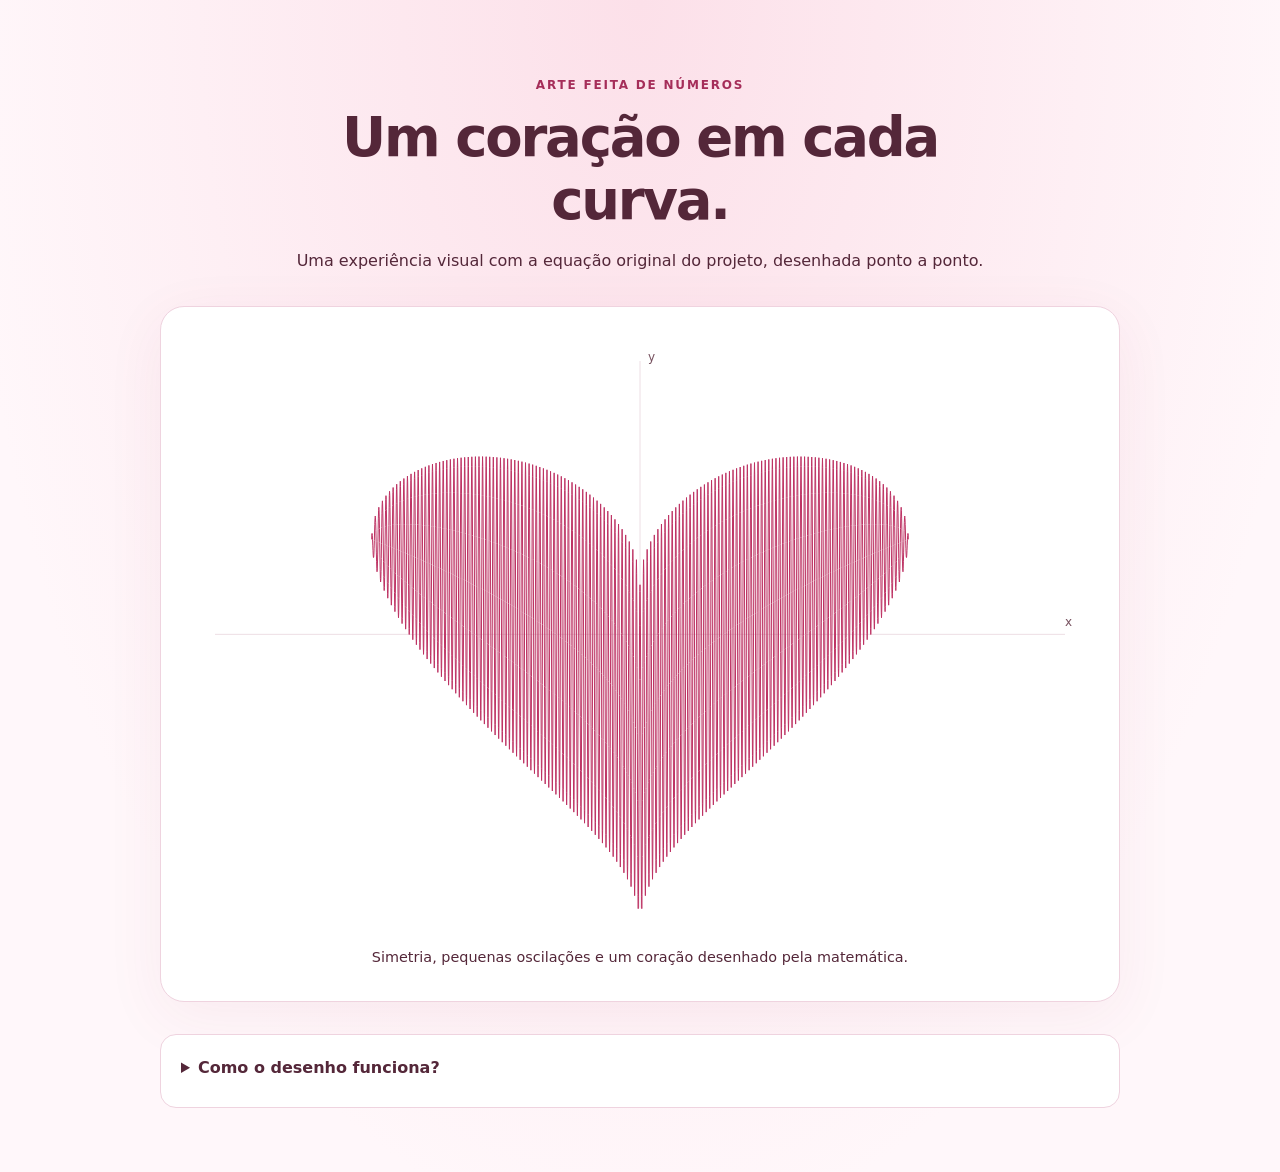
<file: index.html>
<!DOCTYPE html>
<html lang="pt-BR">
<head><meta charset="UTF-8"><meta name="viewport" content="width=device-width, initial-scale=1">
<title>Gráfico do Coração | Arte matemática</title><link rel="stylesheet" href="./style.css"><script src="./script.js" defer></script></head>
<body><main><header><p class="eyebrow">Arte feita de números</p><h1>Um coração em cada curva.</h1>
<p>Uma experiência visual com a equação original do projeto, desenhada ponto a ponto.</p></header>
<figure><div class="chart"><canvas id="myChart" role="img" aria-label="Gráfico da equação do coração, simétrico em torno do eixo vertical.">Seu navegador não suporta canvas. A equação está descrita logo abaixo.</canvas></div>
<figcaption>Simetria, pequenas oscilações e um coração desenhado pela matemática.</figcaption></figure>
<details><summary>Como o desenho funciona?</summary><p>A curva combina cosseno, raiz quadrada e potência:</p><code>y = √cos(x) · cos(300x) + (√|x| − 0,7) · (4 − x²)^0,01</code>
<p>O gráfico mostra apenas valores reais, de −π/2 a π/2. Fora desse trecho, a raiz de cos(x) não é real dentro do intervalo original de −2 a 2.</p>
<p>Não há bibliotecas externas, coleta de dados ou animação automática.</p></details></main></body></html>
</file>
<file: style.css>
* { box-sizing: border-box; }
:root { font-family: system-ui, sans-serif; color: #542739; background: #fff7fa; }
body { margin: 0; line-height: 1.6; background: radial-gradient(ellipse at top, #fce0e9, transparent 75%); }
main { width: min(100% - 2rem, 960px); margin: auto; padding: clamp(2rem, 6vw, 4rem) 0; }
header { text-align: center; max-width: 720px; margin: auto; }
h1 { font-size: clamp(2rem, 5vw, 3.4rem); line-height: 1.15; letter-spacing: -.04em; margin: .5rem 0 1rem; }
.eyebrow { text-transform: uppercase; letter-spacing: .15em; font-size: .75rem; font-weight: 700; color: #a52d59; }
figure { margin: 2rem 0; background: white; border: 1px solid #efd3df; border-radius: 1.5rem; padding: clamp(.5rem, 3vw, 1.5rem); box-shadow: 0 15px 60px #9f285510; }
.chart { position: relative; width: 100%; aspect-ratio: 1.5; min-height: 260px; }
canvas { display: block; width: 100%; height: 100%; }
figcaption { text-align: center; font-size: .9rem; margin: .5rem; }
details { padding: 1.25rem; border-radius: 1rem; background: #fff; border: 1px solid #efd3df; }
summary { cursor: pointer; font-weight: 700; min-height: 32px; }
summary:focus-visible { outline: 3px solid #a52d59; outline-offset: 5px; }
code { overflow-wrap: anywhere; }
</file>
